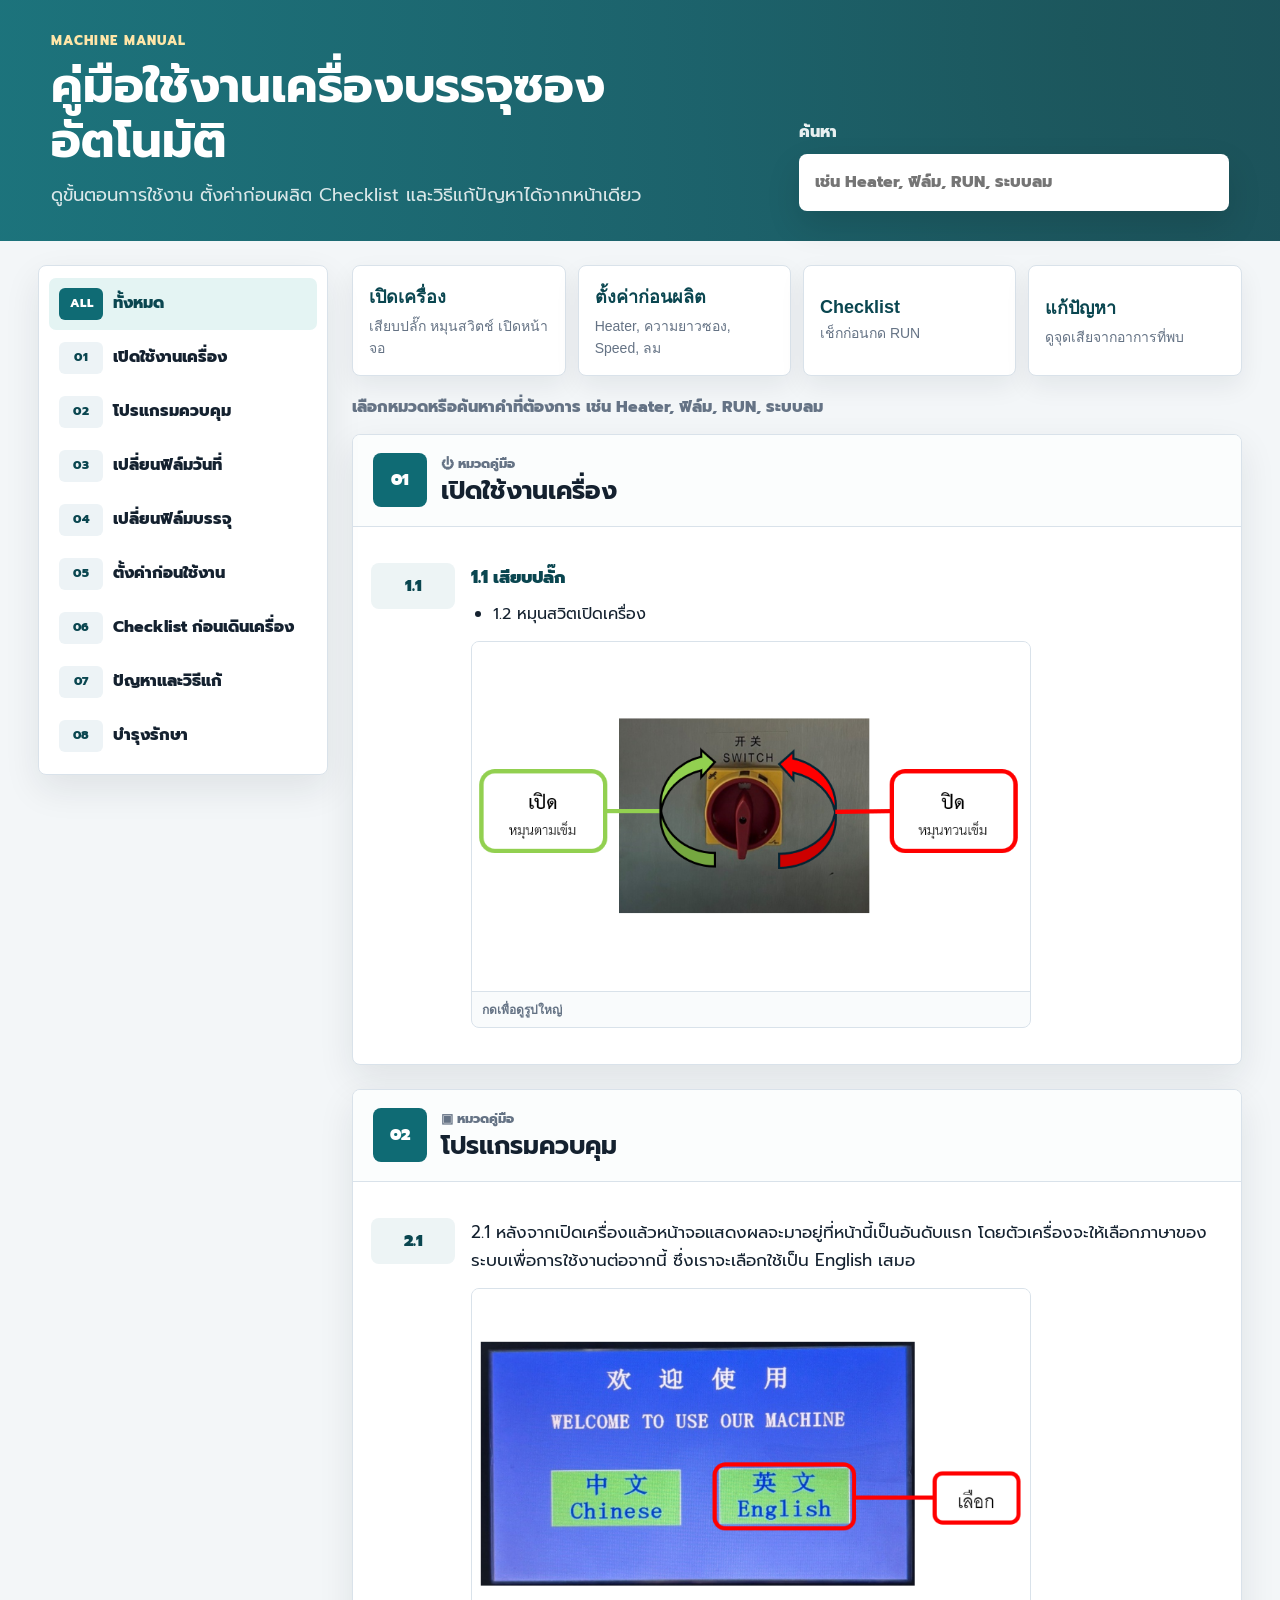
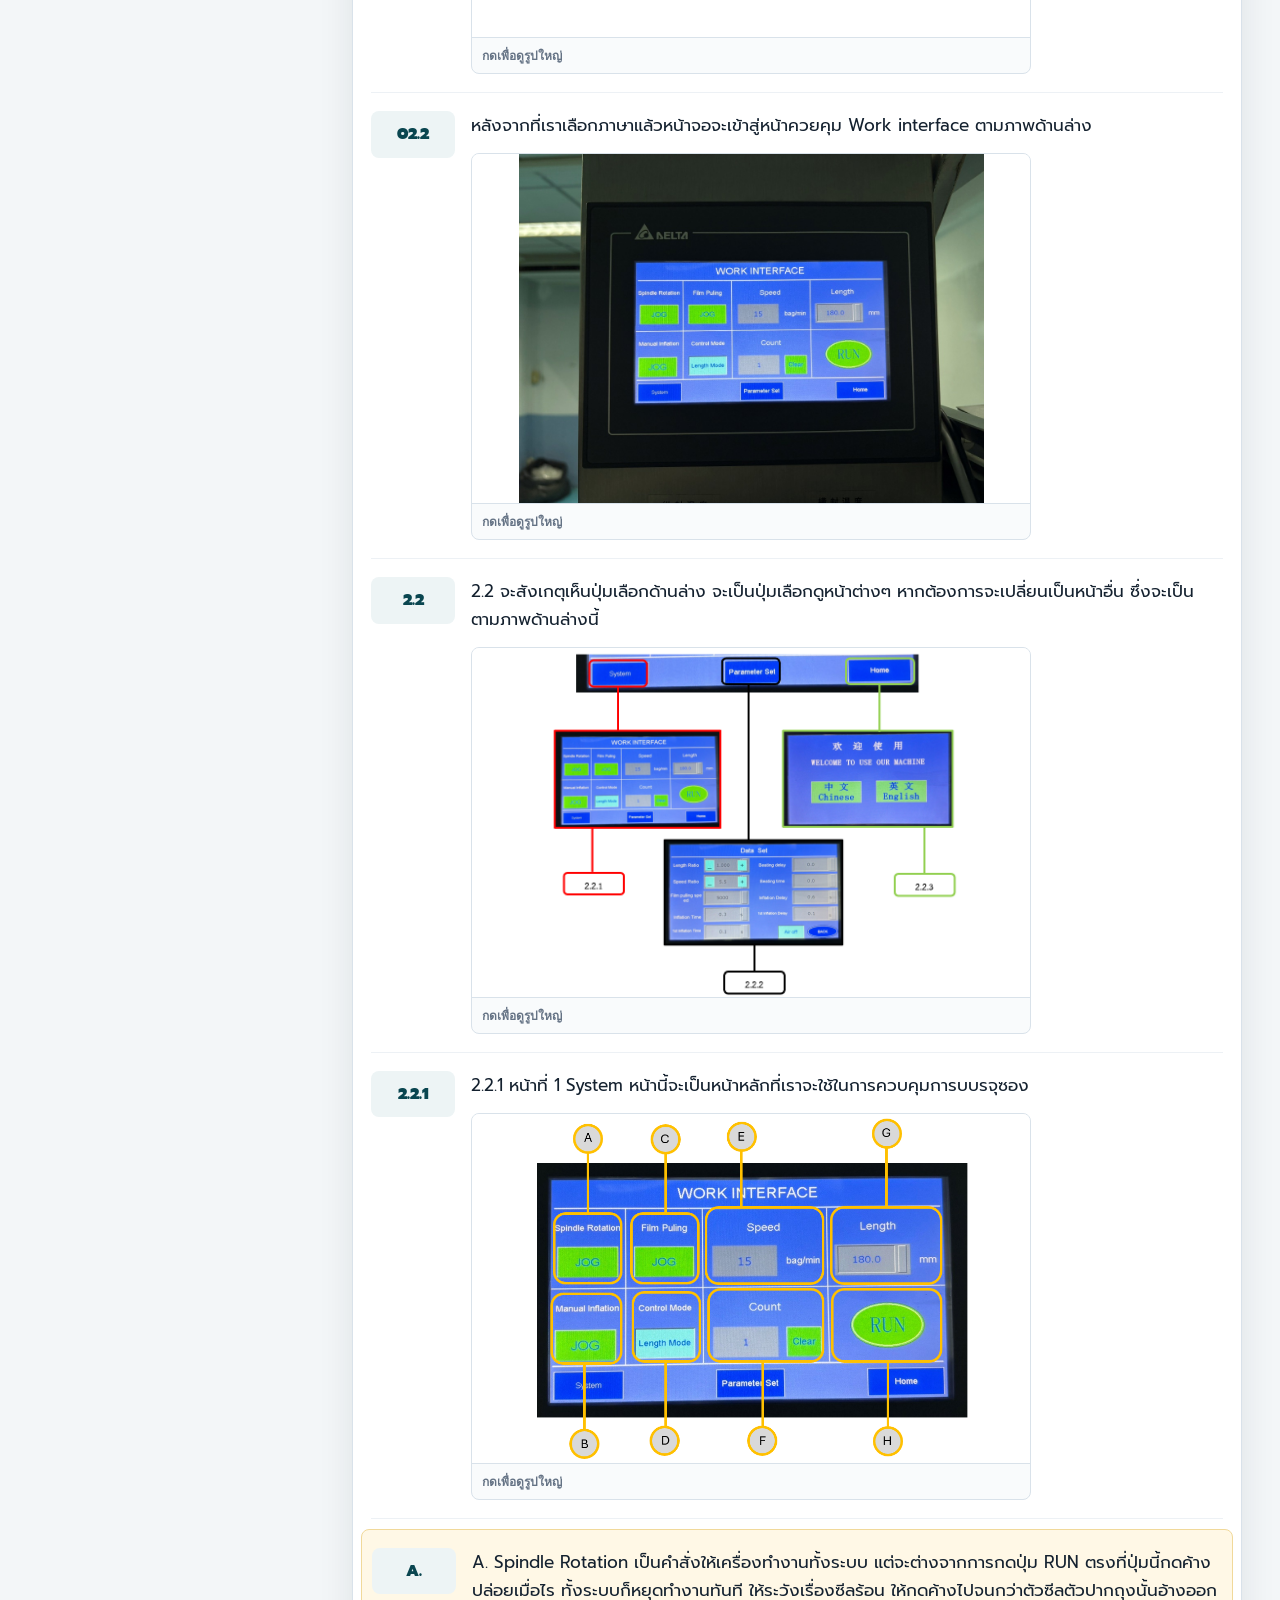
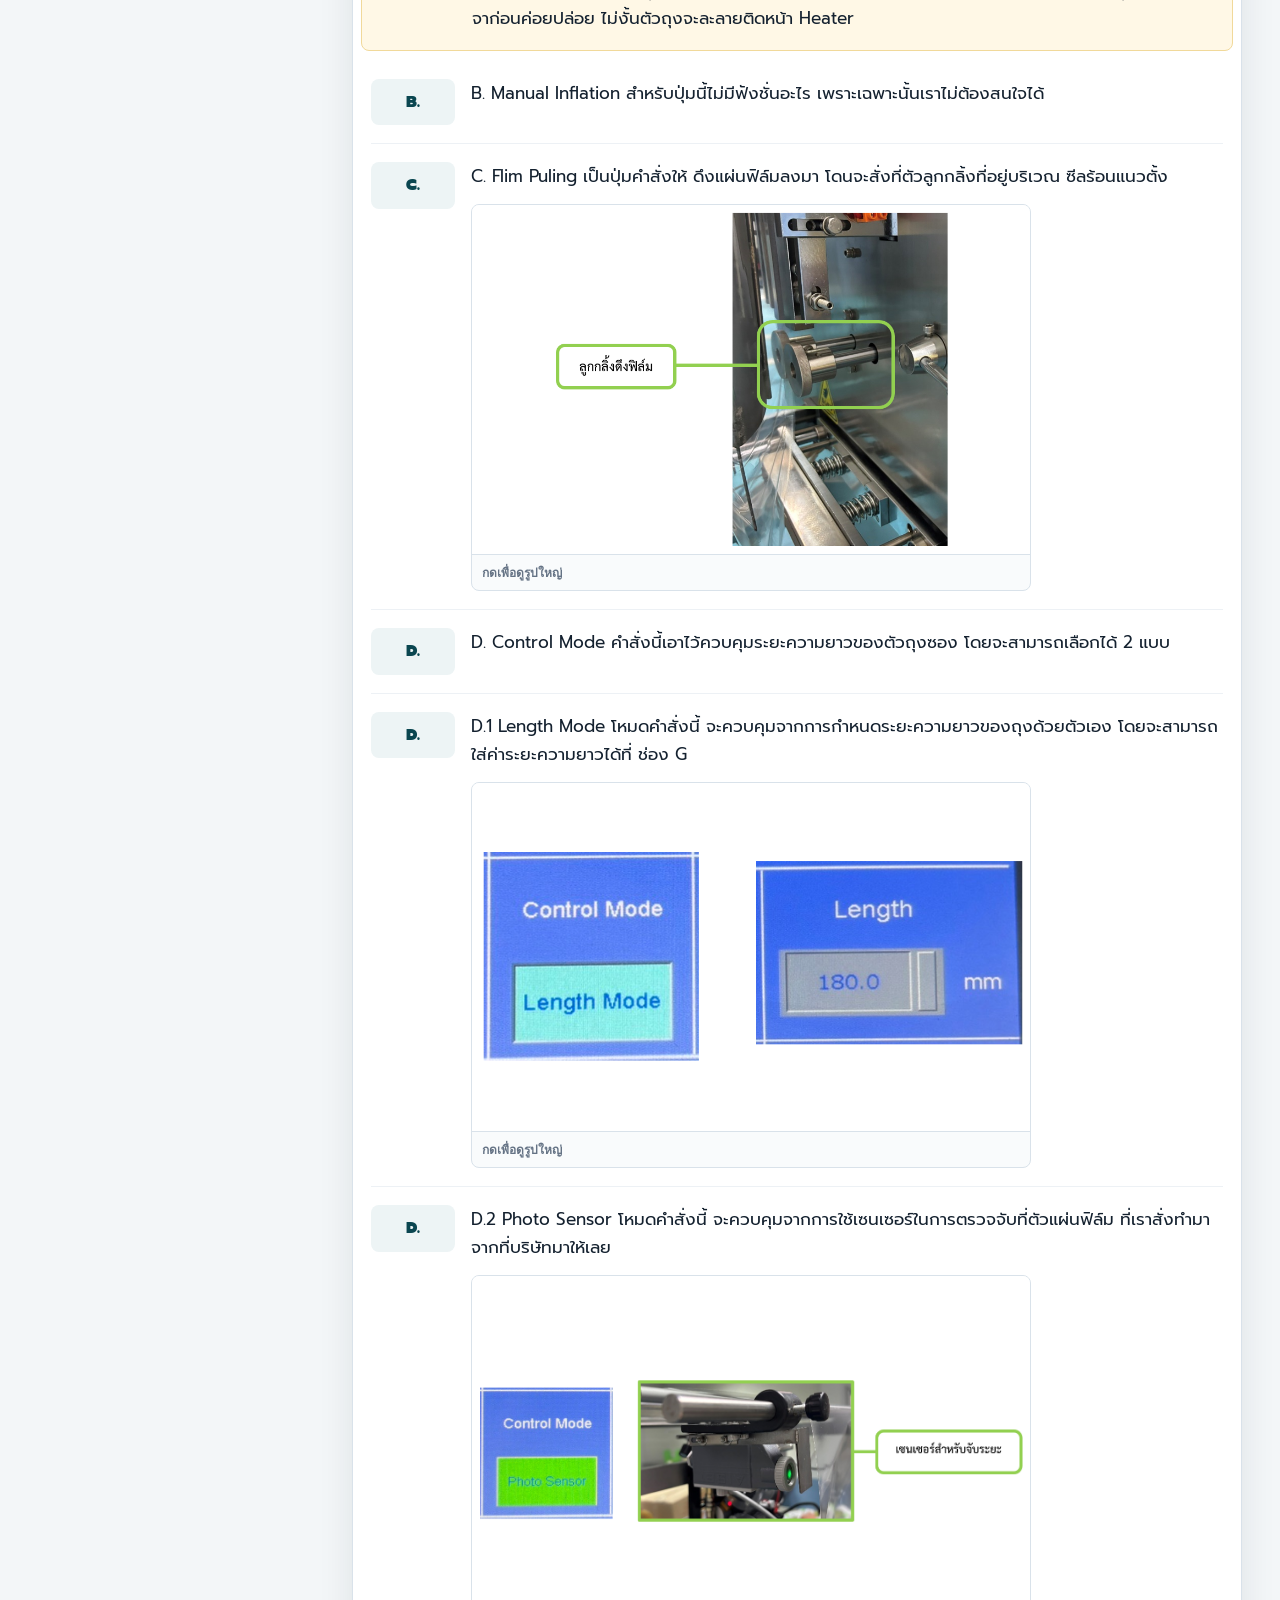
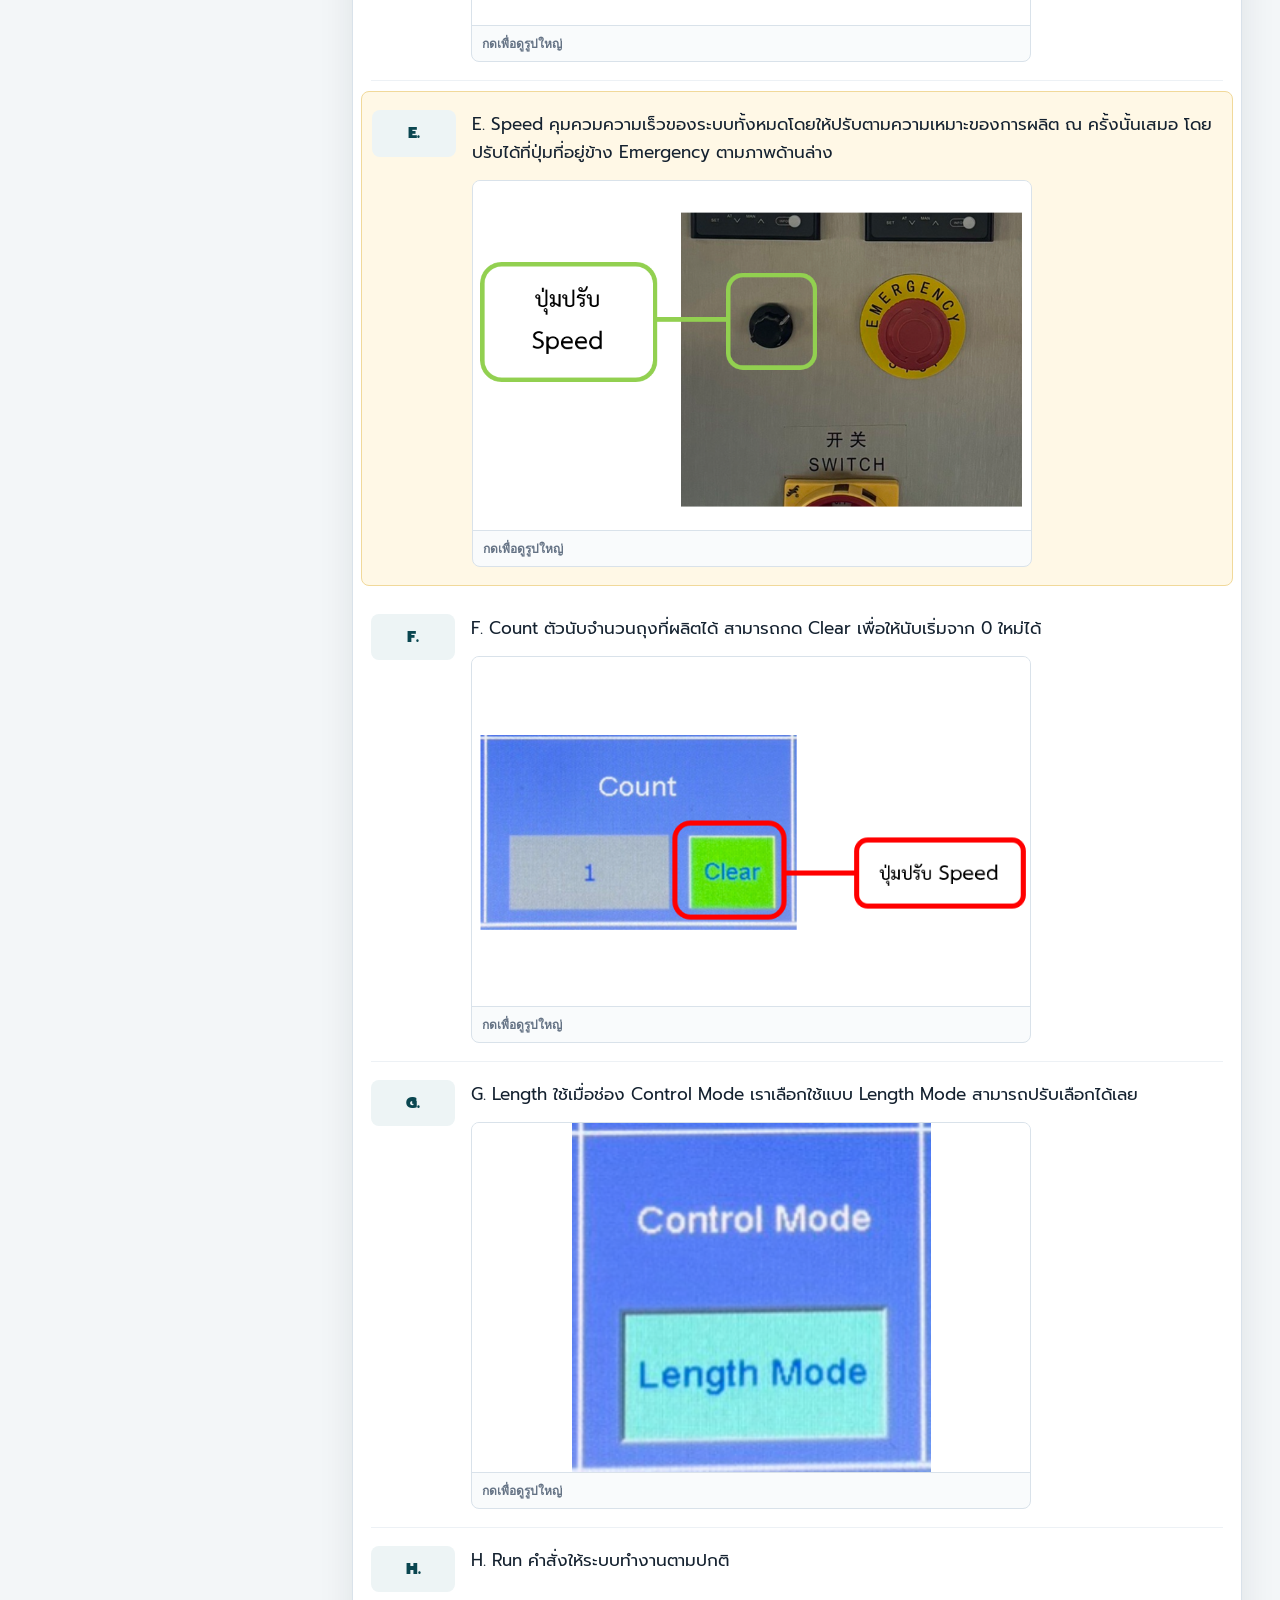
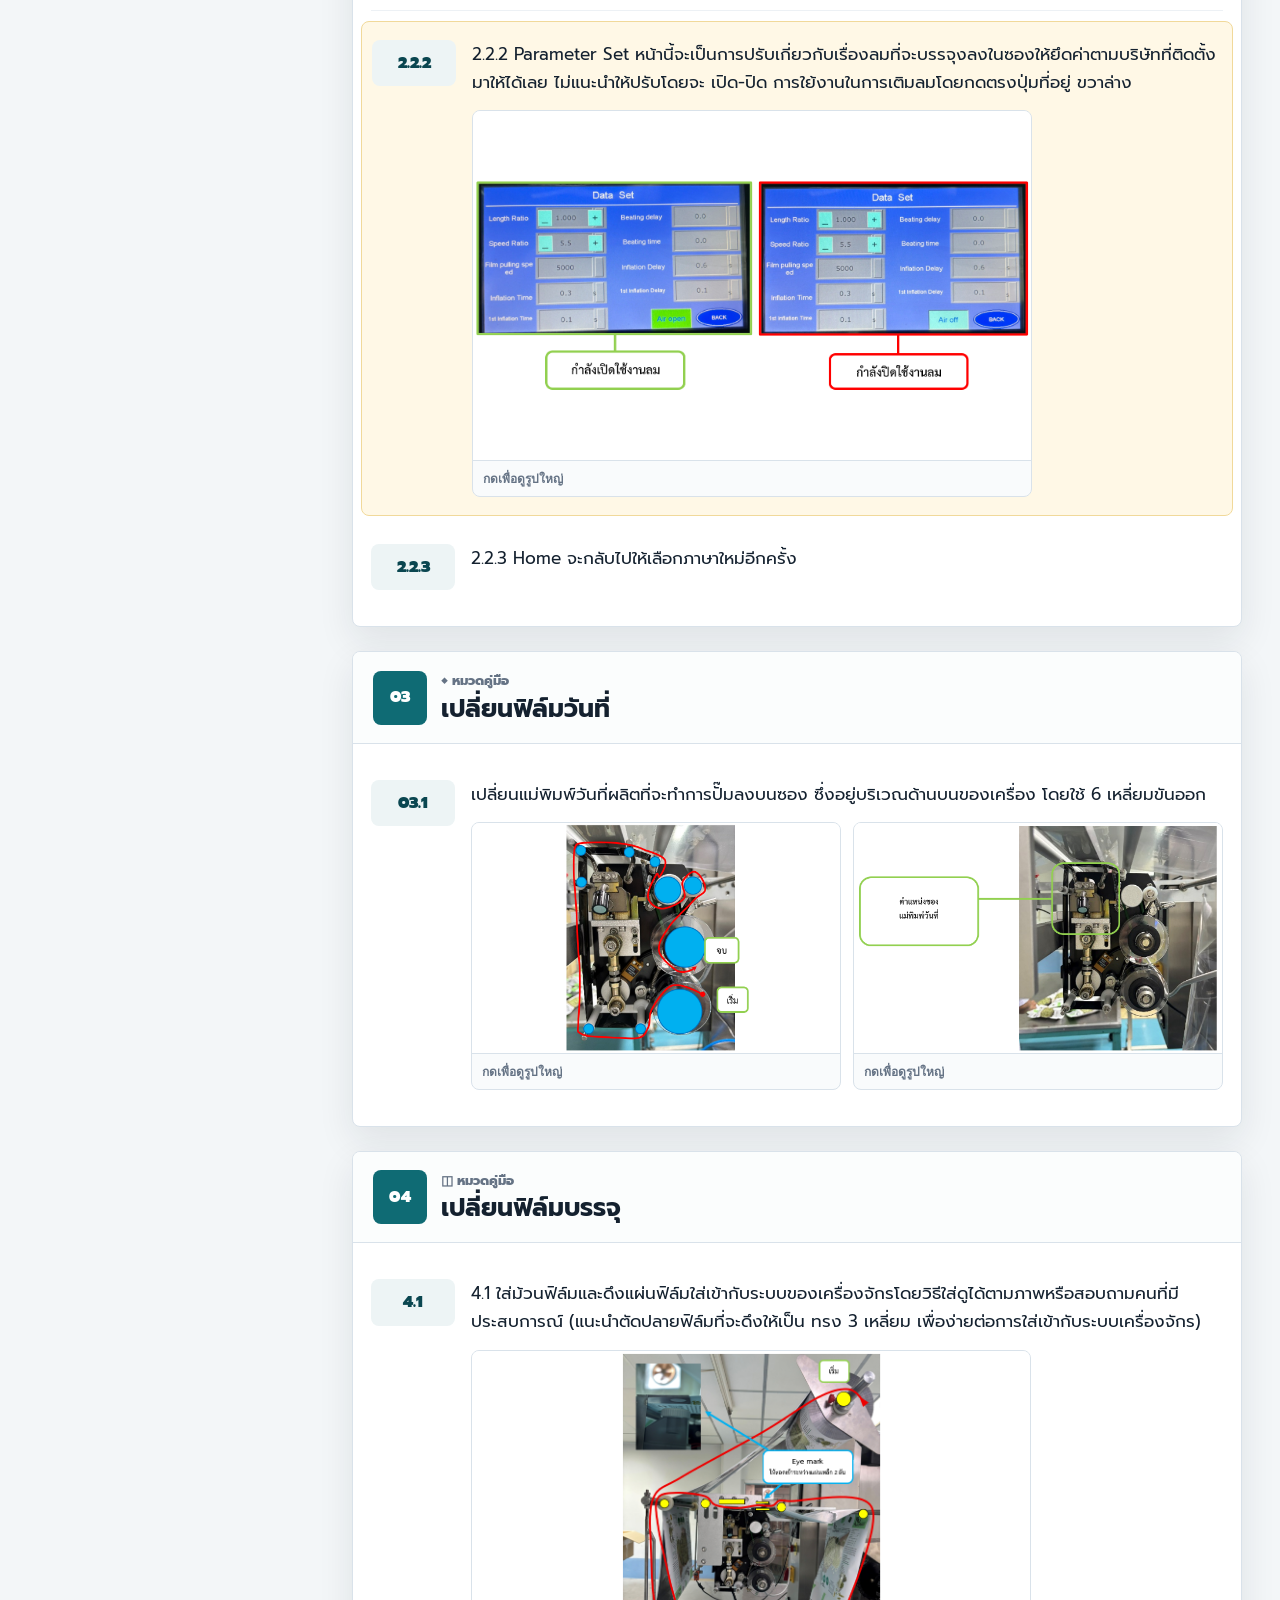
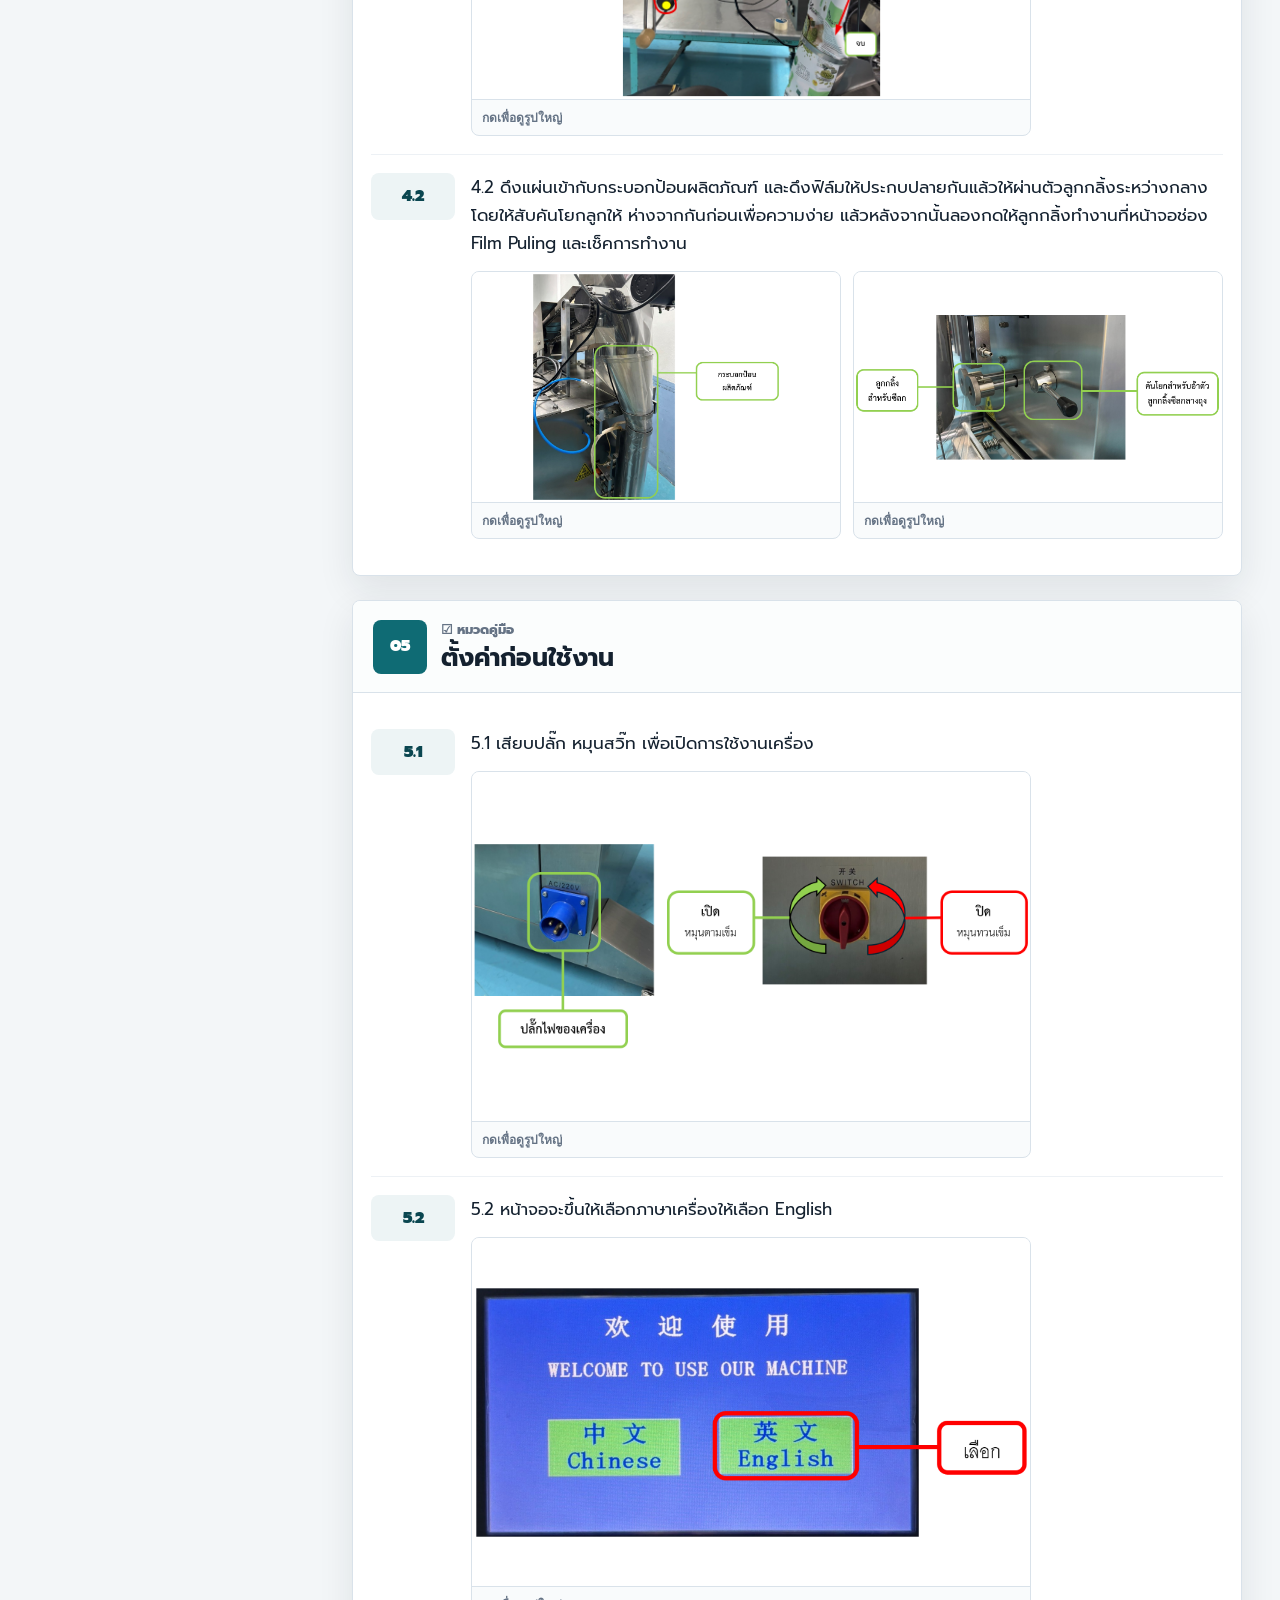
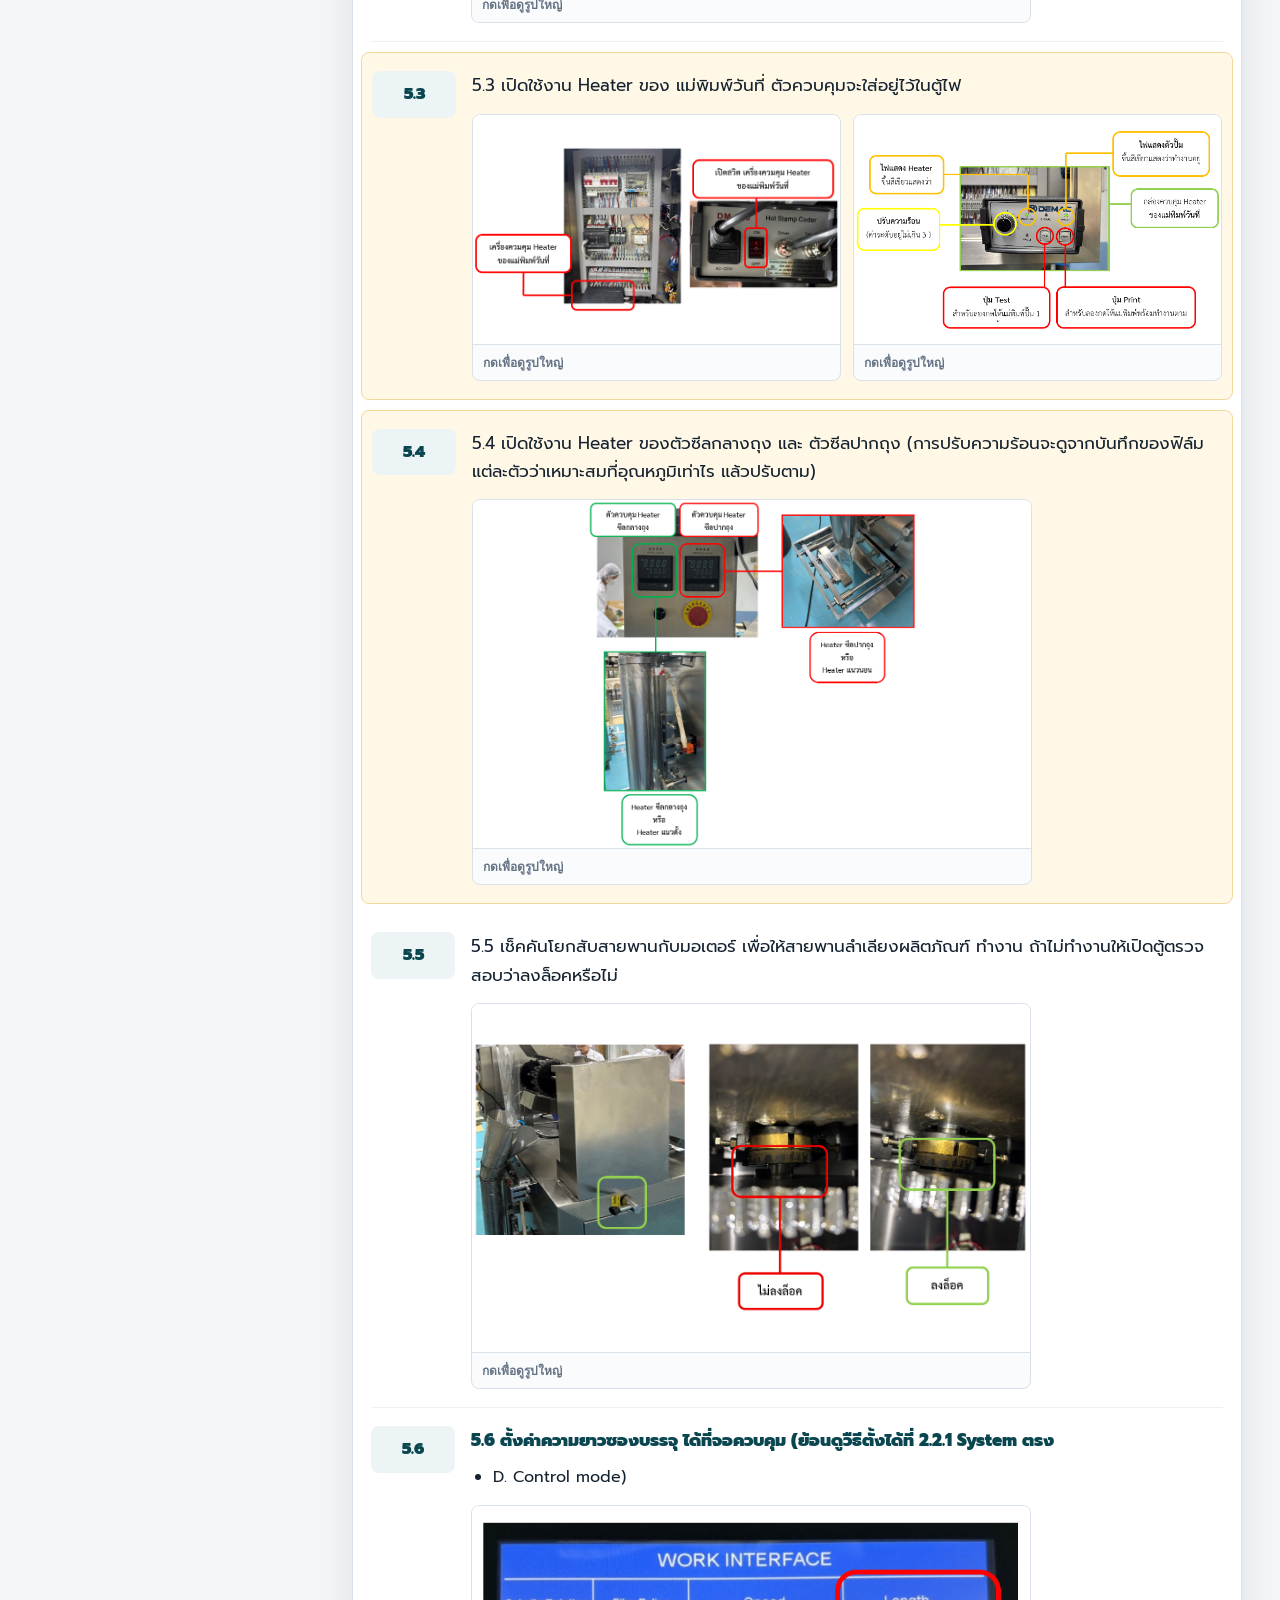
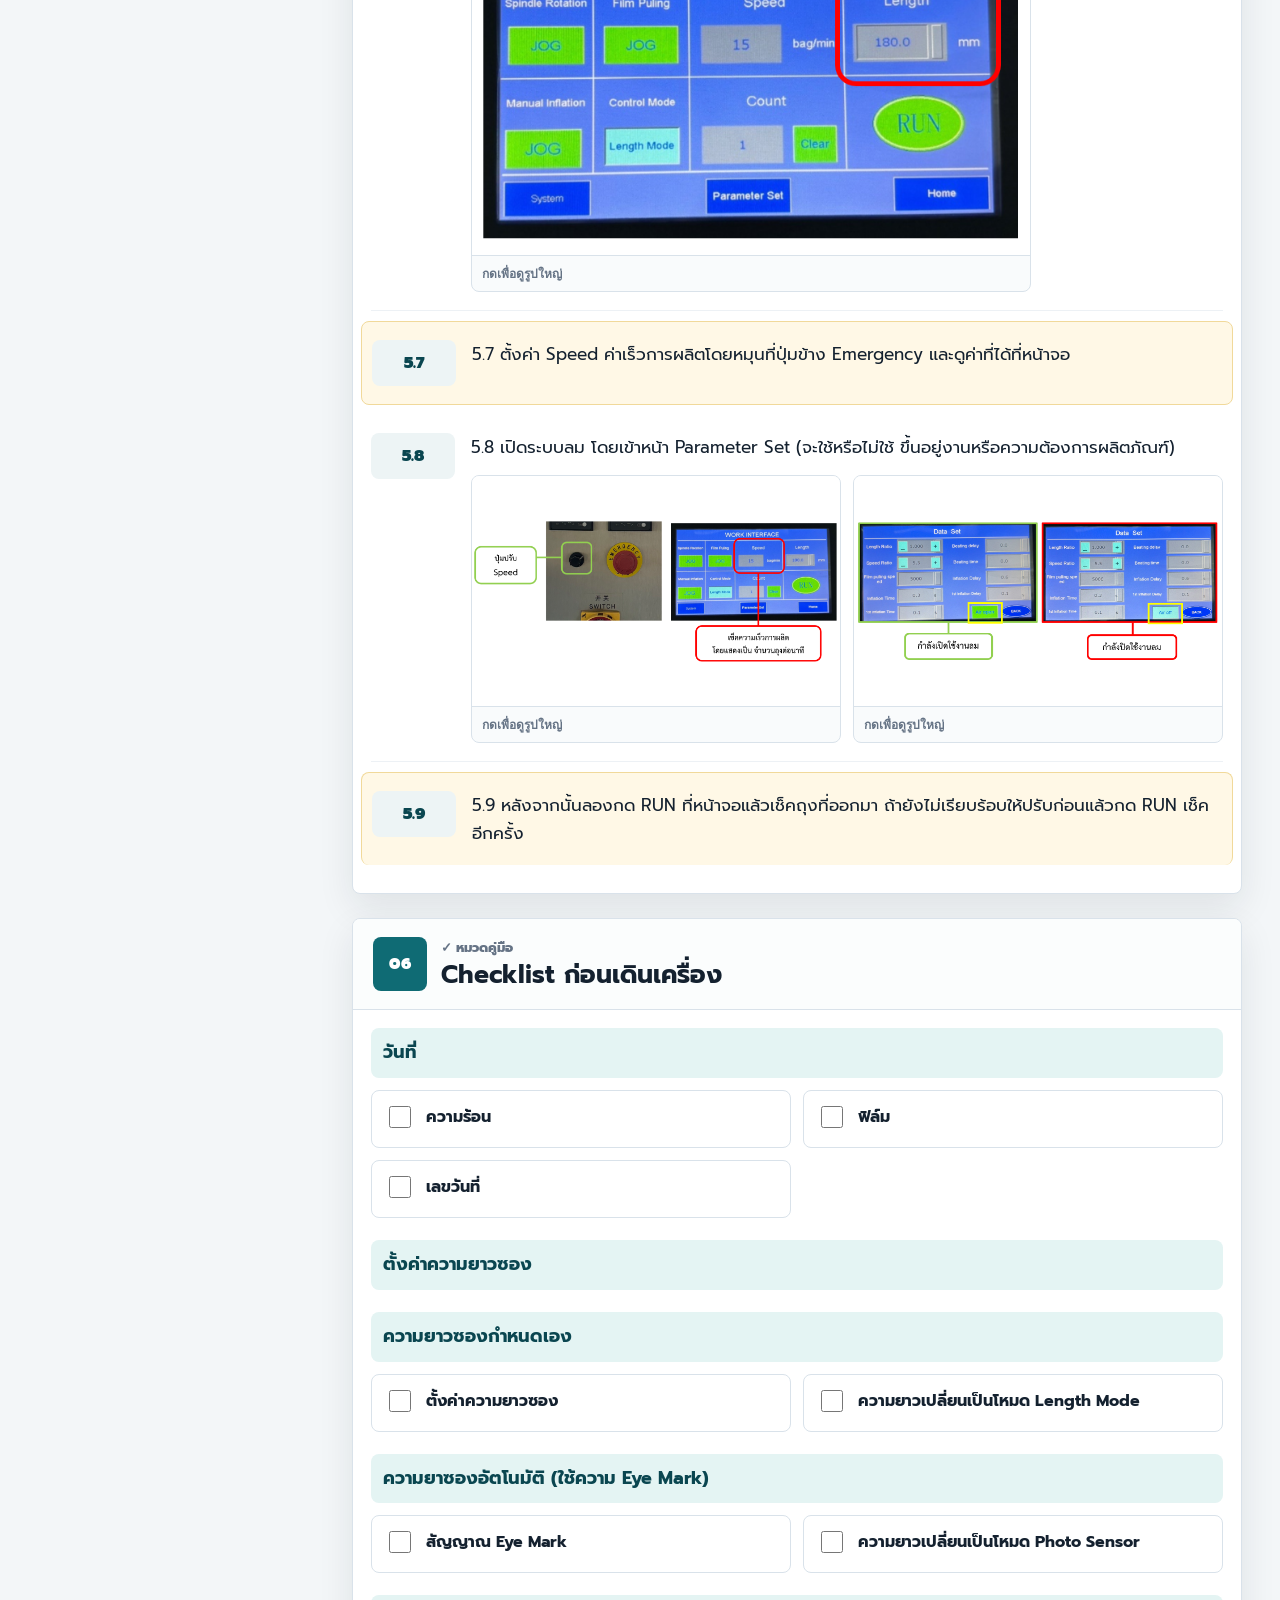
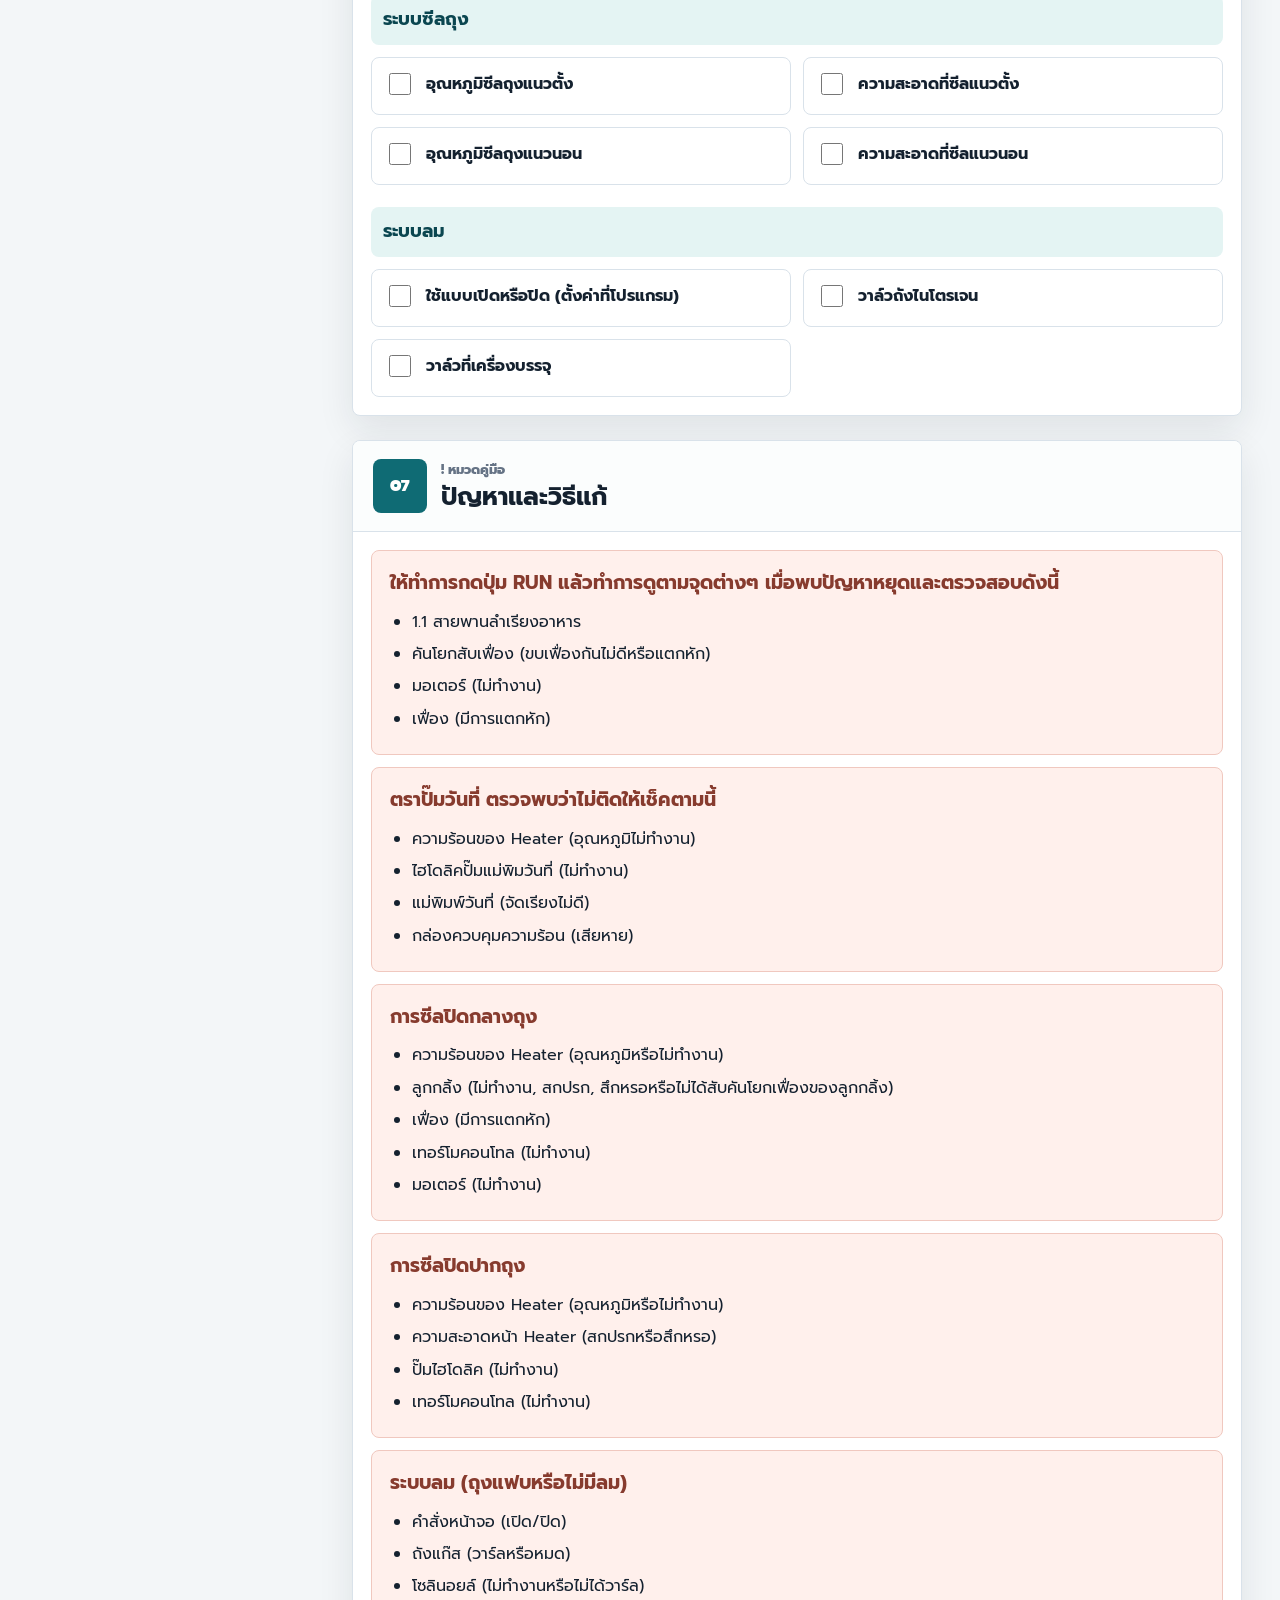
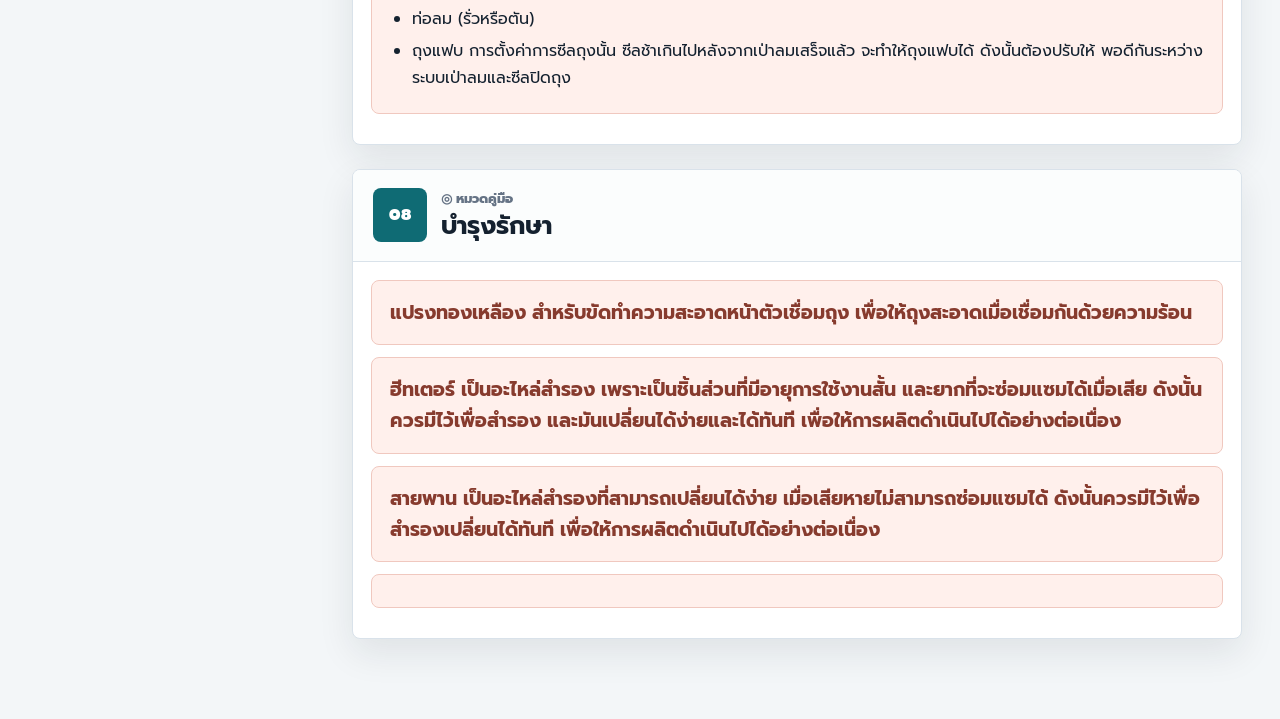
<file: index.html>
<!doctype html>
<html lang="th">
  <head>
    <meta charset="utf-8" />
    <meta name="viewport" content="width=device-width, initial-scale=1" />
    <title>คู่มือใช้งานเครื่องบรรจุซองอัตโนมัติ</title>
    <link rel="preconnect" href="https://fonts.googleapis.com" />
    <link rel="preconnect" href="https://fonts.gstatic.com" crossorigin />
    <link href="https://fonts.googleapis.com/css2?family=Prompt:wght@300;400;500;600;700;800;900&display=swap" rel="stylesheet" />
    <link rel="stylesheet" href="styles.css" />
  </head>
  <body>
    <header class="topbar">
      <div>
        <p class="eyebrow">Machine Manual</p>
        <h1>คู่มือใช้งานเครื่องบรรจุซองอัตโนมัติ</h1>
        <p class="subtitle">ดูขั้นตอนการใช้งาน ตั้งค่าก่อนผลิต Checklist และวิธีแก้ปัญหาได้จากหน้าเดียว</p>
      </div>
      <label class="search">
        <span>ค้นหา</span>
        <input id="searchInput" type="search" placeholder="เช่น Heater, ฟิล์ม, RUN, ระบบลม" autocomplete="off" />
      </label>
    </header>

    <main class="layout">
      <aside class="sidebar">
        <nav id="nav"></nav>
      </aside>

      <section class="content">
        <div id="quickActions" class="quick-actions"></div>
        <div id="resultsMeta" class="results-meta"></div>
        <div id="manualContent"></div>
      </section>
    </main>

    <dialog id="imageDialog" class="image-dialog">
      <button class="dialog-close" type="button" aria-label="ปิดรูป">×</button>
      <img alt="" />
      <p></p>
    </dialog>

    <script src="data.js"></script>
    <script src="app.js"></script>
  </body>
</html>
</file>
<file: styles.css>
:root {
  color-scheme: light;
  --bg: #f3f6f8;
  --panel: #ffffff;
  --ink: #14212f;
  --muted: #657385;
  --line: #d9e2ea;
  --brand: #0f6b74;
  --brand-dark: #0a4650;
  --brand-soft: #e4f4f3;
  --accent: #e7a92f;
  --note: #fff8e6;
  --danger: #fff0ec;
  --shadow: 0 14px 36px rgba(20, 33, 47, 0.09);
}

* {
  box-sizing: border-box;
}

body {
  margin: 0;
  background: var(--bg);
  color: var(--ink);
  font-family: "Prompt", "Segoe UI", Tahoma, sans-serif;
  line-height: 1.65;
}

.topbar {
  display: grid;
  grid-template-columns: minmax(0, 1fr) minmax(280px, 430px);
  gap: 28px;
  align-items: end;
  padding: 30px clamp(18px, 4vw, 58px);
  background:
    linear-gradient(90deg, rgba(15, 107, 116, 0.94), rgba(10, 70, 80, 0.92)),
    radial-gradient(circle at 85% 15%, rgba(231, 169, 47, 0.35), transparent 36%);
  color: #fff;
}

.eyebrow {
  margin: 0 0 8px;
  color: #ffe6a8;
  font-size: 13px;
  font-weight: 800;
  letter-spacing: 0.1em;
  text-transform: uppercase;
}

h1 {
  margin: 0;
  font-size: clamp(30px, 4vw, 48px);
  line-height: 1.14;
}

.subtitle {
  max-width: 790px;
  margin: 12px 0 0;
  color: rgba(255, 255, 255, 0.84);
  font-size: 18px;
}

.search {
  display: grid;
  gap: 9px;
  color: rgba(255, 255, 255, 0.9);
  font-weight: 800;
}

.search input {
  width: 100%;
  border: 1px solid rgba(255, 255, 255, 0.5);
  border-radius: 8px;
  padding: 14px 15px;
  color: var(--ink);
  font: inherit;
  background: #fff;
  box-shadow: 0 14px 34px rgba(0, 0, 0, 0.12);
}

.layout {
  display: grid;
  grid-template-columns: 290px minmax(0, 1fr);
  gap: 24px;
  width: min(1460px, 100%);
  margin: 0 auto;
  padding: 24px clamp(14px, 3vw, 42px) 56px;
}

.sidebar {
  position: sticky;
  top: 16px;
  align-self: start;
  background: var(--panel);
  border: 1px solid var(--line);
  border-radius: 8px;
  padding: 10px;
  box-shadow: var(--shadow);
}

.nav-button {
  display: grid;
  grid-template-columns: 44px 1fr;
  gap: 10px;
  align-items: center;
  width: 100%;
  border: 0;
  border-radius: 7px;
  margin: 2px 0;
  padding: 10px;
  text-align: left;
  color: var(--ink);
  background: transparent;
  font: inherit;
  font-weight: 800;
  cursor: pointer;
}

.nav-number {
  display: inline-grid;
  place-items: center;
  min-height: 32px;
  border-radius: 6px;
  background: #edf3f6;
  color: var(--brand-dark);
  font-size: 12px;
  letter-spacing: 0.04em;
}

.nav-button:hover,
.nav-button.active {
  background: var(--brand-soft);
  color: var(--brand-dark);
}

.nav-button.active .nav-number {
  background: var(--brand);
  color: #fff;
}

.quick-actions {
  display: grid;
  grid-template-columns: repeat(4, minmax(0, 1fr));
  gap: 12px;
  margin-bottom: 18px;
}

.quick-card {
  min-height: 92px;
  border: 1px solid var(--line);
  border-radius: 8px;
  padding: 16px;
  background: var(--panel);
  text-align: left;
  cursor: pointer;
  box-shadow: 0 10px 26px rgba(20, 33, 47, 0.07);
}

.quick-card:hover {
  border-color: var(--brand);
  transform: translateY(-1px);
}

.quick-card strong {
  display: block;
  margin-bottom: 4px;
  font-size: 18px;
  color: var(--brand-dark);
}

.quick-card span {
  color: var(--muted);
  font-size: 14px;
}

.results-meta {
  margin: 0 0 14px;
  color: var(--muted);
  font-weight: 800;
}

.section {
  margin: 0 0 24px;
  background: var(--panel);
  border: 1px solid var(--line);
  border-radius: 8px;
  overflow: hidden;
  box-shadow: var(--shadow);
}

.section-header {
  display: flex;
  gap: 14px;
  align-items: center;
  padding: 18px 20px;
  background: #fbfdfd;
  border-bottom: 1px solid var(--line);
}

.section-badge {
  display: grid;
  place-items: center;
  width: 54px;
  height: 54px;
  border-radius: 8px;
  background: var(--brand);
  color: #fff;
  font-weight: 900;
  letter-spacing: 0.04em;
}

.section-header p {
  margin: 0 0 2px;
  color: var(--muted);
  font-size: 13px;
  font-weight: 800;
}

.section-header h2 {
  margin: 0;
  font-size: 25px;
  line-height: 1.25;
}

.section-body {
  padding: 18px;
}

.manual-card {
  display: grid;
  grid-template-columns: 84px minmax(0, 1fr);
  gap: 16px;
  padding: 18px 0;
  border-bottom: 1px solid #edf1f5;
}

.manual-card:last-child {
  border-bottom: 0;
}

.card-marker {
  align-self: start;
  position: sticky;
  top: 18px;
  border-radius: 8px;
  padding: 10px 8px;
  background: #edf4f5;
  color: var(--brand-dark);
  text-align: center;
  font-weight: 900;
}

.card-body {
  min-width: 0;
}

.card-body p {
  margin: 0;
  font-size: 17px;
}

.step-title {
  margin: 0 0 8px;
  color: var(--brand-dark);
  font-size: 19px;
  font-weight: 900;
}

.detail-list {
  margin: 10px 0 0;
  padding-left: 22px;
}

.detail-list li {
  margin: 6px 0;
}

.is-note {
  margin: 10px -10px;
  padding: 18px 10px;
  border: 1px solid #f1d99a;
  border-radius: 8px;
  background: var(--note);
}

.gallery {
  display: grid;
  grid-template-columns: repeat(auto-fit, minmax(230px, 1fr));
  gap: 12px;
  margin-top: 14px;
}

.gallery.single {
  grid-template-columns: minmax(240px, 560px);
}

.gallery button {
  display: grid;
  gap: 0;
  border: 1px solid var(--line);
  border-radius: 8px;
  padding: 0;
  background: #f9fbfc;
  overflow: hidden;
  cursor: zoom-in;
}

.gallery img {
  display: block;
  width: 100%;
  aspect-ratio: 16 / 10;
  object-fit: contain;
  background: #fff;
}

.gallery span {
  padding: 8px 10px;
  border-top: 1px solid var(--line);
  color: var(--muted);
  font-size: 12px;
  font-weight: 800;
  text-align: left;
}

.check-grid {
  display: grid;
  grid-template-columns: repeat(2, minmax(0, 1fr));
  gap: 12px;
  padding: 18px;
}

.check-heading {
  grid-column: 1 / -1;
  margin: 10px 0 0;
  padding: 10px 12px;
  border-radius: 8px;
  background: var(--brand-soft);
  color: var(--brand-dark);
  font-size: 18px;
}

.check-heading:first-child {
  margin-top: 0;
}

.check-card {
  display: flex;
  gap: 12px;
  align-items: flex-start;
  min-height: 58px;
  border: 1px solid var(--line);
  border-radius: 8px;
  padding: 13px;
  background: #fff;
  font-weight: 700;
}

.check-card input {
  width: 22px;
  height: 22px;
  margin-top: 2px;
  accent-color: var(--brand);
}

.problem-card {
  margin: 0 0 12px;
  border: 1px solid #f0c8bf;
  border-radius: 8px;
  padding: 16px 18px;
  background: var(--danger);
}

.problem-card h3 {
  margin: 0;
  color: #873b2e;
  font-size: 19px;
}

.empty {
  padding: 28px;
  border: 1px dashed var(--line);
  border-radius: 8px;
  background: #fff;
  color: var(--muted);
}

.image-dialog {
  width: min(1100px, calc(100vw - 28px));
  border: 0;
  border-radius: 8px;
  padding: 16px;
  box-shadow: 0 26px 80px rgba(0, 0, 0, 0.32);
}

.image-dialog::backdrop {
  background: rgba(12, 21, 32, 0.68);
}

.image-dialog img {
  display: block;
  width: 100%;
  max-height: 78vh;
  object-fit: contain;
}

.image-dialog p {
  margin: 10px 42px 0 0;
  color: var(--muted);
}

.dialog-close {
  position: absolute;
  right: 12px;
  top: 10px;
  width: 34px;
  height: 34px;
  border: 0;
  border-radius: 50%;
  background: var(--ink);
  color: #fff;
  font-size: 24px;
  line-height: 1;
  cursor: pointer;
}

mark {
  border-radius: 4px;
  padding: 0 2px;
  background: #ffe28a;
}

@media (max-width: 980px) {
  .topbar,
  .layout,
  .quick-actions,
  .check-grid {
    grid-template-columns: 1fr;
  }

  .sidebar {
    position: static;
  }

  .layout {
    gap: 16px;
  }
}

@media (max-width: 620px) {
  .topbar {
    padding: 22px 14px;
  }

  .layout {
    padding-inline: 10px;
  }

  .section-body,
  .check-grid {
    padding: 12px;
  }

  .manual-card {
    grid-template-columns: 1fr;
    gap: 10px;
  }

  .card-marker {
    position: static;
    width: max-content;
    min-width: 70px;
  }

  .gallery,
  .gallery.single {
    grid-template-columns: 1fr;
  }
}
</file>
